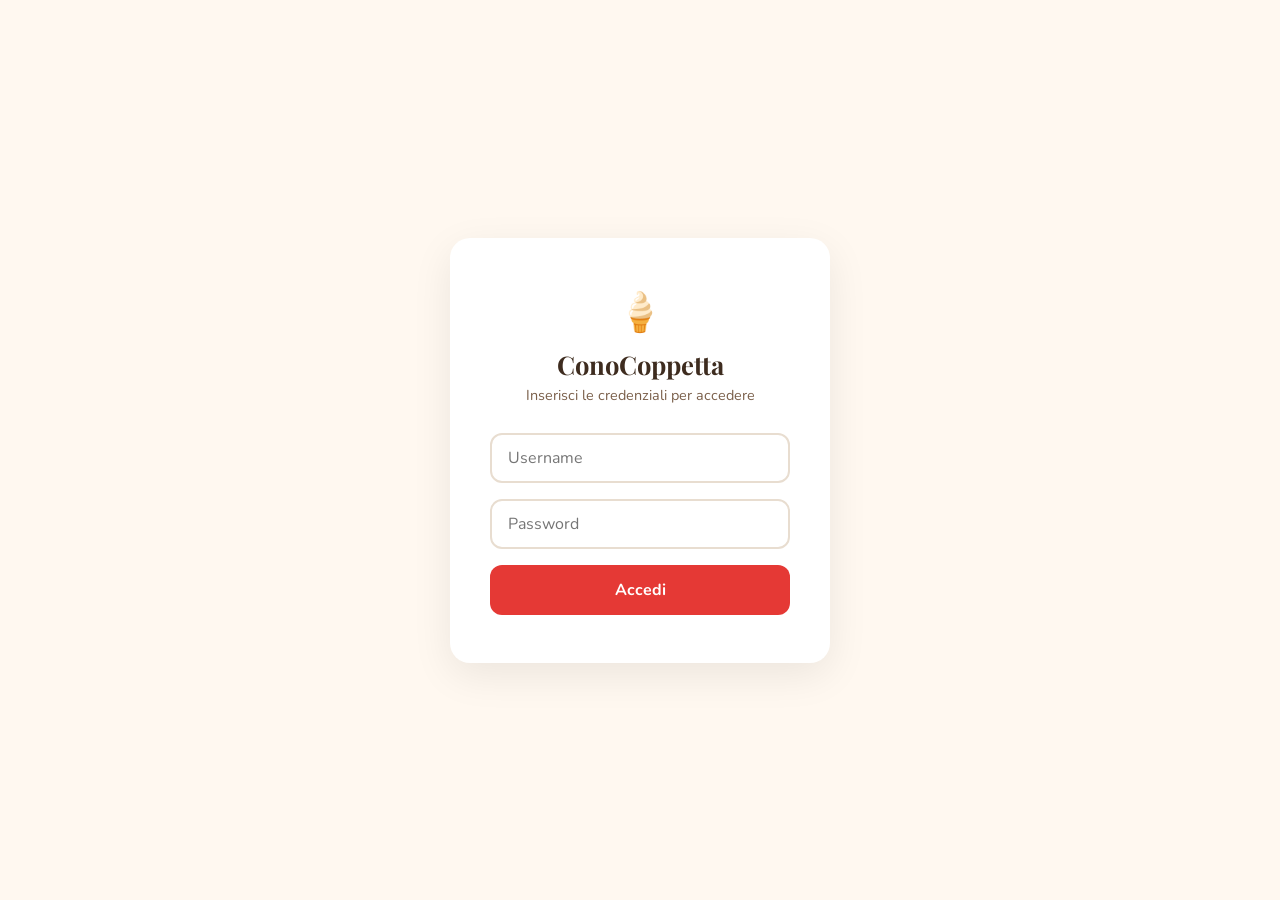
<file: index.html>
<!DOCTYPE html>
<html lang="it">
<head>
    <meta charset="UTF-8" />
    <meta name="viewport" content="width=device-width, initial-scale=1.0" />
    <title>ConoCoppetta · Gelateria Artigianale senza glutine · Azzate</title>
    <meta name="description" content="ConoCoppetta – Gelateria artigianale con produzione propria ad Azzate (VA). Gelato, granite, frappè, biscotti gelato e torte gelato. Tutto naturale e senza glutine. Partner AIC." />
    <meta property="og:title" content="ConoCoppetta · Gelateria Artigianale" />
    <meta property="og:description" content="Gelateria artigianale con produzione propria. Gelato, granite, frappè, biscotti gelato, torte gelato. Tutto naturale e senza glutine. Partner AIC. Via Piave 34, Azzate." />
    <meta property="og:type" content="website" />
    <link rel="preconnect" href="https://fonts.googleapis.com" />
    <link rel="preconnect" href="https://fonts.gstatic.com" crossorigin />
    <link href="https://fonts.googleapis.com/css2?family=Playfair+Display:ital,wght@0,400;0,700;1,400&family=Nunito:wght@400;600;700;800&display=swap" rel="stylesheet" />
    <link rel="stylesheet" href="https://cdnjs.cloudflare.com/ajax/libs/font-awesome/6.5.1/css/all.min.css" />
    <link rel="stylesheet" href="css/style.css" />
</head>
<body>
    <script>
        if (sessionStorage.getItem('auth') !== 'true') {
            window.location.href = 'login.html';
        }
    </script>
    <a href="#hero" class="skip-link">Vai al contenuto principale</a>

    <!-- ===== NAV ===== -->
    <nav class="navbar" id="navbar" aria-label="Navigazione principale">
        <div class="container nav-container">
            <a href="#hero" class="nav-logo">
                <span class="logo-icon">🍦</span> ConoCoppetta
            </a>
            <button class="nav-toggle" id="navToggle" aria-label="Menu">
                <span></span><span></span><span></span>
            </button>
            <ul class="nav-menu" id="navMenu">
                <li><a href="#hero" class="nav-link">Home</a></li>
                <li><a href="#about" class="nav-link">Chi Siamo</a></li>
                <li><a href="#menu" class="nav-link">Gusti</a></li>
                <li><a href="#reviews" class="nav-link">Recensioni</a></li>
                <li><a href="#contact" class="nav-link">Contatti</a></li>
            </ul>
        </div>
    </nav>

    <!-- ===== HERO ===== -->
    <section class="hero" id="hero">
        <div class="hero-overlay"></div>
        <div class="container hero-content">
            <h1>ConoCoppetta</h1>
            <p class="hero-sub">Gelateria artigianale con produzione propria · Azzate</p>
            <p class="hero-desc">Gelato, granite, frappè, biscotti gelato e torte gelato.<br />Tutto naturale, tutto senza glutine.</p>
            <div class="hero-actions">
                <a href="#menu" class="btn btn-primary"><i class="fas fa-ice-cream"></i> Scopri i gusti</a>
                <a href="#contact" class="btn btn-outline"><i class="fas fa-location-dot"></i> Come trovarci</a>
            </div>
        </div>
    </section>

    <!-- ===== ABOUT ===== -->
    <section class="section about" id="about">
        <div class="container">
            <div class="section-header">
                <span class="section-tag">Chi Siamo</span>
                <h2>La nostra storia</h2>
                <div class="divider"><span></span></div>
            </div>
            <div class="about-grid">
                <div class="about-image">
                    <img src="https://images.unsplash.com/photo-1501443762994-82bd5dace89a?w=600&q=80" alt="ConoCoppetta gelateria" />
                </div>
                <div class="about-text">
                    <p><strong>ConoCoppetta</strong> è una gelateria artigianale con <strong>produzione propria</strong>, nata dalla passione di <strong>Annalisa e Fabrizio</strong>. Prepariamo gelato, granite, frappè, biscotti gelato e torte gelato utilizzando <strong>solo prodotti naturali</strong>.</p>
                    <p>Niente preparati industriali. Ogni gusto è lavorato a mano nel nostro laboratorio di <strong>Via Piave 34, Azzate</strong>, utilizzando materie prime genuine — frutta fresca di stagione, latte locale, cioccolato pregiato.</p>
                    <p>Siamo orgogliosi di essere <strong>Partner AIC</strong> (Associazione Italiana Celiachia): tutti i nostri prodotti sono <strong>senza glutine</strong>, senza compromessi sul gusto.</p>
                    <ul class="about-list">
                        <li><i class="fas fa-leaf"></i> <span>100% artigianale, produzione propria</span></li>
                        <li><i class="fas fa-seedling"></i> <span>Solo prodotti naturali</span></li>
                        <li><i class="fas fa-wheat-alt"></i> <span>Tutto senza glutine — Partner AIC</span></li>
                        <li><i class="fas fa-mug-hot"></i> <span>Gelato, granite, frappè, biscotti, torte</span></li>
                        <li><i class="fas fa-hand-peace"></i> <span>Opzioni vegane sempre disponibili</span></li>
                    </ul>
                </div>
            </div>
            <div class="about-badge-aic">
                <i class="fas fa-star"></i>
                <span><strong>Partner AIC</strong> — Associazione Italiana Celiachia</span>
            </div>
        </div>
    </section>

    <!-- ===== MENU ===== -->
    <section class="section menu" id="menu">
        <div class="container">
            <div class="section-header">
                <span class="section-tag">I Nostri Gusti</span>
                <h2>Un viaggio di sapori</h2>
                <p class="section-desc">Ogni settimana nuovi gusti da scoprire. Sempre naturali, sempre artigianali.</p>
                <div class="divider"><span></span></div>
            </div>
            <div class="menu-grid">
                <div class="menu-card">
                    <div class="menu-card-img" style="background: linear-gradient(135deg, #f5d5c6, #d4a373);">
                        <span class="menu-emoji">🥜</span>
                    </div>
                    <div class="menu-card-body">
                        <h3>Caramello Salato</h3>
                        <p>Il preferito dai nostri clienti. Dolce e sapido al punto giusto.</p>
                        <span class="menu-tag">Più amato</span>
                    </div>
                </div>
                <div class="menu-card">
                    <div class="menu-card-img" style="background: linear-gradient(135deg, #2e1a0e, #4a2c1a);">
                        <span class="menu-emoji">🍫</span>
                    </div>
                    <div class="menu-card-body">
                        <h3>Cioccolato Fondente</h3>
                        <p>Cioccolato extra-fondente, cremoso e intenso.</p>
                    </div>
                </div>
                <div class="menu-card">
                    <div class="menu-card-img" style="background: linear-gradient(135deg, #a8d5ba, #5a8f6a);">
                        <span class="menu-emoji">🌿</span>
                    </div>
                    <div class="menu-card-body">
                        <h3>Pistacchio</h3>
                        <p>Pistacchi di Sicilia, il sapore autentico della tradizione.</p>
                    </div>
                </div>
                <div class="menu-card">
                    <div class="menu-card-img" style="background: linear-gradient(135deg, #37474f, #1a1a2e);">
                        <span class="menu-emoji">🫘</span>
                    </div>
                    <div class="menu-card-body">
                        <h3>Liquirizia Calabrese</h3>
                        <p>Una delle nostre firme. Liquirizia pura, decisa e avvolgente.</p>
                        <span class="menu-tag">Firma</span>
                    </div>
                </div>
                <div class="menu-card">
                    <div class="menu-card-img" style="background: linear-gradient(135deg, #ffcccc, #e53935);">
                        <span class="menu-emoji">🍓</span>
                    </div>
                    <div class="menu-card-body">
                        <h3>Fragola</h3>
                        <p>Fragole fresche di stagione, solo zucchero e amore.</p>
                    </div>
                </div>
                <div class="menu-card">
                    <div class="menu-card-img" style="background: linear-gradient(135deg, #fff3e0, #ffcc80);">
                        <span class="menu-emoji">🧀</span>
                    </div>
                    <div class="menu-card-body">
                        <h3>Cheesecake</h3>
                        <p>Come un dolce, ma in gelato. Cremoso e irresistibile.</p>
                    </div>
                </div>
                <div class="menu-card">
                    <div class="menu-card-img" style="background: linear-gradient(135deg, #c8e6c9, #66bb6a);">
                        <span class="menu-emoji">🍏</span>
                    </div>
                    <div class="menu-card-body">
                        <h3>Mela & Yogurt</h3>
                        <p>Fresco, leggero, perfetto per ogni momento.</p>
                    </div>
                </div>
                <div class="menu-card">
                    <div class="menu-card-img" style="background: linear-gradient(135deg, #e8d5c4, #b8957a);">
                        <span class="menu-emoji">🍪</span>
                    </div>
                    <div class="menu-card-body">
                        <h3>Biscottone</h3>
                        <p>Un classico rivisitato. Il gusto dell'infanzia.</p>
                    </div>
                </div>
            </div>
            <div class="menu-notes">
                <p>Tutti i gusti sono disponibili in <strong>cono</strong>, <strong>coppetta</strong> e <strong>torta gelato</strong> su ordinazione.</p>
                <p>Opzioni vegane disponibili — <strong>chiedi al banco</strong>!</p>
                <p>Certificato <strong>senza glutine</strong> su tutti i gusti.</p>
            </div>
        </div>
    </section>

    <!-- ===== REVIEWS ===== -->
    <section class="section reviews" id="reviews">
        <div class="container">
            <div class="section-header">
                <span class="section-tag">Cosa dicono di noi</span>
                <h2>La parola ai clienti</h2>
                <p class="section-desc">★★★★★ 100% di recensioni positive · 77 recensioni</p>
                <div class="divider"><span></span></div>
            </div>
            <div class="reviews-slider" id="reviewsSlider">
                <div class="review-card active">
                    <div class="review-stars">★★★★★</div>
                    <p class="review-text">"La gelateria più buona del mondo, punto. Un paradiso del gelato in un angolo di Azzate. Gusti naturali, stagionali e sempre diversi, fatti con una cura che si sente."</p>
                    <p class="review-author">— Tommaso G.</p>
                </div>
                <div class="review-card">
                    <div class="review-stars">★★★★★</div>
                    <p class="review-text">"Da anni la migliore gelateria della provincia di Varese a nostro avviso. Gelato 100% artigianale, gusti sempre nuovi e golosi ed abbinamenti non scontati."</p>
                    <p class="review-author">— Simona B.</p>
                </div>
                <div class="review-card">
                    <div class="review-stars">★★★★★</div>
                    <p class="review-text">"Sono anni che andiamo e ormai sono proprio contento di dire che nonostante abbiamo provato gelati in ogni dove, ConoCoppetta è irraggiungibile. Semplicemente il miglior gelato."</p>
                    <p class="review-author">— Massimo C.</p>
                </div>
                <div class="review-card">
                    <div class="review-stars">★★★★★</div>
                    <p class="review-text">"Io adoro questa gelateria, da quando li conosco faccio fatica a farmi piacere i gelati delle altre. Loro sono carini e gentili e hanno sempre un sorriso per i clienti."</p>
                    <p class="review-author">— Nicoletta</p>
                </div>
                <div class="review-card">
                    <div class="review-stars">★★★★★</div>
                    <p class="review-text">"Per un vegano le gelaterie in queste zone offrono solo i gusti di frutta. Qui invece ho trovato sempre tre gusti cremosi e cioccolatosi per noi. Davvero una piacevole rivelazione."</p>
                    <p class="review-author">— Gaia S.</p>
                </div>
            </div>
            <div class="reviews-controls">
                <button class="review-btn" id="reviewPrev" aria-label="Precedente"><i class="fas fa-chevron-left"></i></button>
                <div class="review-dots" id="reviewDots"></div>
                <button class="review-btn" id="reviewNext" aria-label="Successivo"><i class="fas fa-chevron-right"></i></button>
            </div>
            <p class="reviews-source"><i class="fab fa-facebook"></i> Recensioni tratte dalla nostra <a href="https://www.facebook.com/ConoCoppetta/" target="_blank" rel="noopener">pagina Facebook</a></p>
        </div>
    </section>

    <!-- ===== GALLERY ===== -->
    <section class="section gallery" id="gallery">
        <div class="container">
            <div class="section-header">
                <span class="section-tag">Gallery</span>
                <h2>Momenti di gusto</h2>
                <div class="divider"><span></span></div>
            </div>
            <div class="gallery-grid">
                <div class="gallery-item">
                    <img src="https://images.unsplash.com/photo-1563805042-7684c019e1cb?w=600&h=600&fit=crop" alt="Gelato artigianale" />
                </div>
                <div class="gallery-item">
                    <img src="https://images.unsplash.com/photo-1580915411954-282cb1b0d780?w=600&h=600&fit=crop" alt="Cono gelato" />
                </div>
                <div class="gallery-item">
                    <img src="https://images.unsplash.com/photo-1551024506-0bccd828d307?w=600&h=600&fit=crop" alt="Gusto fragola" />
                </div>
                <div class="gallery-item">
                    <img src="https://images.unsplash.com/photo-1497034825429-c343d7c6a68f?w=600&h=600&fit=crop" alt="Gelato alla vaniglia" />
                </div>
                <div class="gallery-item">
                    <img src="https://images.unsplash.com/photo-1495147466023-ac5c588e2e94?w=600&h=600&fit=crop" alt="Gelato al cioccolato" />
                </div>
                <div class="gallery-item">
                    <img src="https://images.unsplash.com/photo-1528962862197-29c4f24ccc04?w=600&h=600&fit=crop" alt="Coni gelato" />
                </div>
            </div>
        </div>
    </section>

    <!-- ===== CONTACT ===== -->
    <section class="section contact" id="contact">
        <div class="container">
            <div class="section-header">
                <span class="section-tag">Contatti</span>
                <h2>Vieni a trovarci</h2>
                <p class="section-desc">Ti aspettiamo per una pausa golosa. Cono o coppetta?</p>
                <div class="divider"><span></span></div>
            </div>
            <div class="contact-grid">
                <div class="contact-info">
                    <div class="contact-item">
                        <div class="contact-icon"><i class="fas fa-location-dot"></i></div>
                        <div>
                            <h4>Indirizzo</h4>
                            <p>Via Piave 34<br />21022 Azzate (VA), Italy</p>
                        </div>
                    </div>
                    <div class="contact-item">
                        <div class="contact-icon"><i class="fas fa-phone"></i></div>
                        <div>
                            <h4>Telefono</h4>
                            <p><a href="tel:+3409527299">340 952 7299</a></p>
                        </div>
                    </div>
                    <div class="contact-item">
                        <div class="contact-icon"><i class="fas fa-envelope"></i></div>
                        <div>
                            <h4>Email</h4>
                            <p><a href="mailto:conocoppetta.gelateria@gmail.com">conocoppetta.gelateria@gmail.com</a></p>
                        </div>
                    </div>
                    <div class="contact-item">
                        <div class="contact-icon"><i class="fas fa-clock"></i></div>
                        <div>
                            <h4>Orari</h4>
                            <p>Aperto · Chiude alle ore 20<br />Orari stagionali — chiama per conferma</p>
                        </div>
                    </div>
                    <div class="contact-item">
                        <div class="contact-icon"><i class="fas fa-globe"></i></div>
                        <div>
                            <h4>Social</h4>
                            <p><a href="https://www.facebook.com/ConoCoppetta/" target="_blank" rel="noopener">facebook.com/ConoCoppetta</a></p>
                        </div>
                    </div>
                </div>
                <div class="contact-map">
                    <iframe
                        src="https://www.google.com/maps/embed?pb=!1m18!1m12!1m3!1d2795.5!2d8.79!3d45.78!2m3!1f0!2f0!3f0!3m2!1i1024!2i768!4f13.1!3m3!1m2!1s0x0%3A0x0!2zNDXCsDQ2JzQ4LjAiTiA4wrA0NycyNC4wIkU!5e0!3m2!1sit!2sit!4v1"
                        width="100%" height="100%" style="border:0; border-radius: 16px;" allowfullscreen loading="lazy" referrerpolicy="no-referrer-when-downgrade">
                    </iframe>
                </div>
            </div>

            <div class="contact-features">
                <div class="feature-item feature-highlight"><i class="fas fa-store"></i><span>Ritiro in negozio</span></div>
                <div class="feature-item"><i class="fas fa-wheelchair"></i><span>Ingresso accessibile</span></div>
                <div class="feature-item"><i class="fas fa-car"></i><span>Parcheggio accessibile</span></div>
                <div class="feature-item"><i class="fas fa-hand-holding-heart"></i><span>LGBTQ+ friendly</span></div>
                <div class="feature-item"><i class="fas fa-credit-card"></i><span>Carte di debito/credito</span></div>
                <div class="feature-item"><i class="fas fa-mobile-screen"></i><span>Pagamenti NFC</span></div>
                <div class="feature-item"><i class="fas fa-truck"></i><span>Consegna a domicilio</span></div>
                <div class="feature-item"><i class="fas fa-hand-sparkles"></i><span>Consegna senza contatto</span></div>
            </div>
        </div>
    </section>

    <!-- ===== FOOTER ===== -->
    <footer class="footer">
        <div class="container">
            <div class="footer-content">
                <div class="footer-brand">
                    <span class="logo-icon">🍦</span> ConoCoppetta
                    <p>Gelateria artigianale · Azzate</p>
                </div>
                <p class="footer-copy">&copy; 2026 ConoCoppetta. Tutti i diritti riservati.</p>
            </div>
        </div>
    </footer>

    <script src="js/script.js"></script>
</body>
</html>
</file>
<file: css/style.css>
/* ===== RESET & BASE ===== */
*, *::before, *::after {
    margin: 0;
    padding: 0;
    box-sizing: border-box;
}

html {
    scroll-behavior: smooth;
    font-size: 16px;
}

body {
    font-family: 'Nunito', sans-serif;
    color: #3e2c1f;
    background: #fff8f0;
    line-height: 1.6;
    overflow-x: hidden;
}

img {
    max-width: 100%;
    display: block;
    border-radius: 12px;
}

a {
    text-decoration: none;
    color: inherit;
}

:focus-visible {
    outline: 2px solid #e53935;
    outline-offset: 2px;
}

:focus:not(:focus-visible) {
    outline: none;
}

.container {
    max-width: 1120px;
    margin: 0 auto;
    padding: 0 24px;
}

/* ===== NAVBAR ===== */
.navbar {
    position: fixed;
    top: 0;
    left: 0;
    width: 100%;
    z-index: 1000;
    background: rgba(255, 248, 240, 0.92);
    backdrop-filter: blur(12px);
    border-bottom: 1px solid rgba(61, 43, 31, 0.08);
    transition: box-shadow 0.3s;
}

.navbar.scrolled {
    box-shadow: 0 2px 20px rgba(0,0,0,0.08);
}

.nav-container {
    display: flex;
    align-items: center;
    justify-content: space-between;
    height: 68px;
}

.nav-logo {
    font-family: 'Playfair Display', serif;
    font-size: 1.4rem;
    font-weight: 700;
    color: #5d4037;
    display: flex;
    align-items: center;
    gap: 8px;
}

.logo-icon {
    font-size: 1.6rem;
}

.nav-menu {
    display: flex;
    list-style: none;
    gap: 8px;
}

.nav-link {
    padding: 8px 18px;
    border-radius: 50px;
    font-weight: 600;
    font-size: 0.9rem;
    color: #5d4037;
    transition: background 0.25s, color 0.25s;
}

.nav-link:hover {
    background: #5d4037;
    color: #fff8f0;
}

.nav-toggle {
    display: none;
    flex-direction: column;
    gap: 5px;
    background: none;
    border: none;
    cursor: pointer;
    padding: 4px;
}

.nav-toggle span {
    display: block;
    width: 26px;
    height: 2.5px;
    background: #5d4037;
    border-radius: 4px;
    transition: 0.3s;
}

/* ===== SKIP LINK ===== */
.skip-link {
    position: absolute;
    top: -100%;
    left: 16px;
    background: #e53935;
    color: #fff;
    padding: 12px 24px;
    border-radius: 0 0 8px 8px;
    font-weight: 700;
    font-size: 0.9rem;
    z-index: 10000;
    transition: top 0.25s;
}

.skip-link:focus {
    top: 0;
    outline: none;
}

/* ===== HERO ===== */
.hero {
    position: relative;
    min-height: 100vh;
    display: flex;
    align-items: center;
    justify-content: center;
    text-align: center;
    background: url('https://images.unsplash.com/photo-1501443762994-82bd5dace89a?w=1600&q=80') center/cover no-repeat scroll;
    color: #fff;
}

@media (min-width: 769px) {
    .hero {
        background-attachment: fixed;
    }
}

.hero-overlay {
    position: absolute;
    inset: 0;
    background: linear-gradient(135deg, rgba(30,15,5,0.75) 0%, rgba(60,30,15,0.6) 100%);
}

.hero-content {
    position: relative;
    z-index: 1;
}

.hero h1 {
    font-family: 'Playfair Display', serif;
    font-size: clamp(3rem, 10vw, 6rem);
    font-weight: 700;
    line-height: 1.05;
    margin-bottom: 12px;
    text-shadow: 0 2px 20px rgba(0,0,0,0.2);
}

.hero-sub {
    font-size: 1.25rem;
    font-weight: 600;
    opacity: 0.9;
    margin-bottom: 8px;
}

.hero-desc {
    font-size: 1.1rem;
    opacity: 0.85;
    margin-bottom: 36px;
    max-width: 520px;
    margin-left: auto;
    margin-right: auto;
}

.hero-actions {
    display: flex;
    gap: 16px;
    justify-content: center;
    flex-wrap: wrap;
}

.btn {
    display: inline-flex;
    align-items: center;
    gap: 10px;
    padding: 14px 32px;
    border-radius: 50px;
    font-weight: 700;
    font-size: 0.95rem;
    transition: all 0.3s;
    cursor: pointer;
    border: 2px solid transparent;
}

.btn-primary {
    background: #e53935;
    color: #fff;
    border-color: #e53935;
}

.btn-primary:hover {
    background: #c62828;
    border-color: #c62828;
    transform: translateY(-2px);
    box-shadow: 0 8px 25px rgba(229,57,53,0.35);
}

.btn-outline {
    background: transparent;
    color: #fff;
    border-color: rgba(255,255,255,0.6);
}

.btn-outline:hover {
    background: rgba(255,255,255,0.12);
    border-color: #fff;
    transform: translateY(-2px);
}

/* ===== SECTIONS ===== */
.section {
    padding: 100px 0;
}

.section-header {
    text-align: center;
    margin-bottom: 56px;
}

.section-tag {
    display: inline-block;
    background: #5d4037;
    color: #fff8f0;
    padding: 6px 20px;
    border-radius: 50px;
    font-size: 0.8rem;
    font-weight: 700;
    text-transform: uppercase;
    letter-spacing: 1.5px;
    margin-bottom: 16px;
}

.section-header h2 {
    font-family: 'Playfair Display', serif;
    font-size: clamp(2rem, 5vw, 2.8rem);
    color: #3e2c1f;
    margin-bottom: 8px;
}

.section-desc {
    color: #7a5f4a;
    font-size: 1.05rem;
    max-width: 560px;
    margin: 0 auto 16px;
}

.divider {
    display: flex;
    justify-content: center;
    align-items: center;
    margin-top: 16px;
}

.divider span {
    display: block;
    width: 60px;
    height: 3px;
    background: #e53935;
    border-radius: 4px;
}

/* ===== ABOUT ===== */
.about {
    background: #fff;
}

.about-grid {
    display: grid;
    grid-template-columns: 1fr 1fr;
    gap: 56px;
    align-items: center;
}

.about-image img {
    width: 100%;
    height: 400px;
    object-fit: cover;
    border-radius: 20px;
    box-shadow: 0 12px 40px rgba(0,0,0,0.1);
}

.about-text p {
    margin-bottom: 16px;
    font-size: 1.05rem;
    color: #5a4a3a;
}

.about-text strong {
    color: #3e2c1f;
}

.about-list {
    list-style: none;
    margin-top: 24px;
}

.about-list li {
    display: flex;
    align-items: center;
    gap: 12px;
    padding: 10px 0;
    font-weight: 600;
    color: #3e2c1f;
    border-bottom: 1px solid rgba(61,43,31,0.06);
}

.about-list li i {
    color: #81c784;
    font-size: 1.1rem;
    width: 24px;
    text-align: center;
}

.about-list li:last-child {
    border-bottom: none;
}

.about-badge-aic {
    display: flex;
    align-items: center;
    justify-content: center;
    gap: 12px;
    background: linear-gradient(135deg, #e8f5e9, #c8e6c9);
    border-left: 4px solid #2e7d32;
    padding: 16px 24px;
    font-size: 1rem;
    color: #2e7d32;
    margin-bottom: 32px;
    border-radius: 0 12px 12px 0;
    font-weight: 600;
}

.about-badge-aic i {
    color: #2e7d32;
    font-size: 1.2rem;
}

.about .container > .about-badge-aic:last-child {
    margin-bottom: 0;
}

/* ===== MENU ===== */
.menu {
    background: #fff8f0;
}

.menu-grid {
    display: grid;
    grid-template-columns: repeat(auto-fill, minmax(240px, 1fr));
    gap: 24px;
}

.menu-card {
    background: #fff;
    border-radius: 20px;
    overflow: hidden;
    box-shadow: 0 4px 20px rgba(0,0,0,0.05);
    transition: transform 0.3s, box-shadow 0.3s;
}

.menu-card:hover {
    transform: translateY(-6px);
    box-shadow: 0 12px 35px rgba(0,0,0,0.1);
}

.menu-card-img {
    height: 140px;
    display: flex;
    align-items: center;
    justify-content: center;
    position: relative;
}

.menu-emoji {
    font-size: 3.2rem;
    filter: drop-shadow(0 4px 8px rgba(0,0,0,0.15));
}

.menu-card-body {
    padding: 20px;
}

.menu-card-body h3 {
    font-family: 'Playfair Display', serif;
    font-size: 1.15rem;
    color: #3e2c1f;
    margin-bottom: 6px;
}

.menu-card-body p {
    font-size: 0.9rem;
    color: #7a5f4a;
}

.menu-tag {
    display: inline-block;
    margin-top: 10px;
    padding: 3px 12px;
    border-radius: 50px;
    font-size: 0.7rem;
    font-weight: 700;
    text-transform: uppercase;
    letter-spacing: 0.8px;
    background: #e53935;
    color: #fff;
}

.menu-notes {
    margin-top: 40px;
    background: #fff;
    border-radius: 16px;
    padding: 24px 28px;
    text-align: center;
    box-shadow: 0 4px 16px rgba(0,0,0,0.04);
}

.menu-notes p {
    font-size: 0.95rem;
    color: #5a4a3a;
    margin-bottom: 8px;
}

.menu-notes p:last-child {
    margin-bottom: 0;
}

/* ===== REVIEWS ===== */
.reviews {
    background: #fff;
    padding: 40px 0;
}

.reviews .section-header {
    margin-bottom: 20px;
}

.reviews-slider {
    position: relative;
    max-width: 640px;
    margin: 0 auto 20px;
    min-height: 130px;
}

.review-card {
    text-align: center;
    padding: 4px 24px;
    display: none;
    animation: fadeIn 0.5s ease;
}

.review-card.active {
    display: block;
}

@keyframes fadeIn {
    from { opacity: 0; transform: translateY(16px); }
    to { opacity: 1; transform: translateY(0); }
}

.review-stars {
    color: #f4b400;
    font-size: 1.5rem;
    letter-spacing: 4px;
    margin-bottom: 16px;
}

.review-text {
    font-size: 1.15rem;
    font-style: italic;
    color: #5a4a3a;
    line-height: 1.7;
    margin-bottom: 20px;
    quotes: "“" "”" "‘" "’";
}

.review-text::before { content: "“"; }
.review-text::after { content: "”"; }

.review-author {
    font-weight: 700;
    color: #3e2c1f;
    font-size: 0.95rem;
}

.reviews-controls {
    display: flex;
    align-items: center;
    justify-content: center;
    gap: 20px;
}

.review-btn {
    background: none;
    border: 2px solid #5d4037;
    width: 44px;
    height: 44px;
    border-radius: 50%;
    display: flex;
    align-items: center;
    justify-content: center;
    cursor: pointer;
    color: #5d4037;
    font-size: 1rem;
    transition: all 0.25s;
}

.review-btn:hover {
    background: #5d4037;
    color: #fff;
}

.review-dots {
    display: flex;
    gap: 8px;
}

.review-dot {
    width: 10px;
    height: 10px;
    border-radius: 50%;
    background: #d4c5b8;
    border: none;
    cursor: pointer;
    transition: all 0.25s;
}

.review-dot.active {
    background: #e53935;
    width: 28px;
    border-radius: 5px;
}

.reviews-source {
    text-align: center;
    margin-top: 16px;
    font-size: 0.85rem;
    color: #7a5f4a;
}

.reviews-source i {
    margin-right: 6px;
}

.reviews-source a {
    color: #5d4037;
    font-weight: 700;
    text-decoration: underline;
    text-underline-offset: 3px;
}

.reviews-source a:hover {
    color: #e53935;
}

/* ===== GALLERY ===== */
.gallery {
    background: #fff8f0;
}

.gallery-grid {
    display: grid;
    grid-template-columns: repeat(3, 1fr);
    gap: 16px;
}

.gallery-item {
    overflow: hidden;
    border-radius: 16px;
    aspect-ratio: 1;
}

.gallery-item img {
    width: 100%;
    height: 100%;
    object-fit: cover;
    transition: transform 0.5s ease;
    border-radius: 0;
}

.gallery-item:hover img {
    transform: scale(1.07);
}

/* ===== CONTACT ===== */
.contact {
    background: #fff;
}

.contact-grid {
    display: grid;
    grid-template-columns: 1fr 1fr;
    gap: 48px;
    margin-bottom: 48px;
}

.contact-info {
    display: flex;
    flex-direction: column;
    gap: 24px;
}

.contact-item {
    display: flex;
    gap: 16px;
    align-items: flex-start;
}

.contact-icon {
    width: 48px;
    height: 48px;
    background: #fff8f0;
    border-radius: 12px;
    display: flex;
    align-items: center;
    justify-content: center;
    color: #e53935;
    font-size: 1.15rem;
    flex-shrink: 0;
}

.contact-item h4 {
    font-size: 0.85rem;
    text-transform: uppercase;
    letter-spacing: 1px;
    color: #7a5f4a;
    margin-bottom: 2px;
}

.contact-item p {
    font-size: 1.05rem;
    color: #3e2c1f;
    font-weight: 600;
}

.contact-item a {
    color: #e53935;
    font-weight: 700;
}

.contact-item a:hover {
    color: #c62828;
    text-decoration: underline;
}

.contact-map {
    min-height: 320px;
    border-radius: 16px;
    overflow: hidden;
    box-shadow: 0 8px 30px rgba(0,0,0,0.08);
}

.contact-features {
    display: flex;
    flex-wrap: wrap;
    gap: 12px;
    justify-content: center;
    padding: 32px;
    background: #fff8f0;
    border-radius: 20px;
}

.feature-item {
    display: flex;
    align-items: center;
    gap: 8px;
    padding: 10px 18px;
    background: #fff;
    border-radius: 50px;
    font-size: 0.85rem;
    font-weight: 600;
    color: #3e2c1f;
    box-shadow: 0 2px 8px rgba(0,0,0,0.04);
}

.feature-item i {
    color: #81c784;
    font-size: 1rem;
}

.feature-highlight {
    background: #e8f5e9;
    border: 2px solid #81c784;
}

.feature-highlight i {
    color: #2e7d32;
}

/* ===== RESPONSIVE ===== */

/* Tablet landscape / small desktop */
@media (max-width: 1024px) {
    .menu-grid {
        grid-template-columns: repeat(3, 1fr);
    }
}

/* Tablet portrait */
@media (max-width: 768px) {
    .container {
        padding: 0 20px;
    }

    .nav-menu {
        position: fixed;
        top: 68px;
        left: 0;
        width: 100%;
        flex-direction: column;
        background: rgba(255, 248, 240, 0.98);
        backdrop-filter: blur(12px);
        padding: 16px 24px;
        gap: 4px;
        transform: translateY(-100%);
        opacity: 0;
        visibility: hidden;
        transition: transform 0.35s ease, opacity 0.35s ease, visibility 0.35s ease;
        box-shadow: 0 8px 30px rgba(0,0,0,0.08);
        border-bottom: 1px solid rgba(61,43,31,0.08);
    }

    .nav-menu .nav-link {
        padding: 12px 18px;
        display: block;
    }

    .nav-menu.open {
        transform: translateY(0);
        opacity: 1;
        visibility: visible;
    }

    .nav-toggle {
        display: flex;
    }

    .hero {
        min-height: 90vh;
    }

    .hero h1 {
        font-size: clamp(2.6rem, 12vw, 4rem);
    }

    .hero-sub {
        font-size: 1.05rem;
    }

    .hero-desc {
        font-size: 1rem;
    }

    .hero-actions {
        flex-direction: column;
        align-items: center;
    }

    .btn {
        padding: 14px 28px;
        font-size: 0.9rem;
        width: 100%;
        max-width: 300px;
        justify-content: center;
    }

    .section {
        padding: 72px 0;
    }

    .section-header {
        margin-bottom: 40px;
    }

    .about-grid {
        grid-template-columns: 1fr;
        gap: 32px;
    }

    .about-image img {
        height: 260px;
    }

    .about-badge-aic {
        width: 100%;
        justify-content: center;
        text-align: center;
        font-size: 0.9rem;
        padding: 10px 16px;
    }

    .about-text p {
        font-size: 0.95rem;
    }

    .gallery-grid {
        grid-template-columns: repeat(2, 1fr);
    }

    .menu-grid {
        grid-template-columns: repeat(2, 1fr);
        gap: 16px;
    }

    .menu-card-body p {
        font-size: 0.88rem;
    }

    .menu-card-body {
        padding: 16px;
    }

    .menu-card-body h3 {
        font-size: 1.05rem;
    }

    .menu-notes {
        padding: 20px;
    }

    .review-text {
        font-size: 1rem;
    }

    .contact-grid {
        grid-template-columns: 1fr;
        gap: 32px;
    }

    .contact-map {
        min-height: 260px;
    }

    .contact-features {
        padding: 20px 16px;
        gap: 10px;
    }

    .feature-item {
        font-size: 0.8rem;
        padding: 8px 14px;
    }

    .contact-item p {
        word-break: break-word;
    }
}

/* Large phones */
@media (max-width: 600px) {
    .container {
        padding: 0 16px;
    }

    .section {
        padding: 56px 0;
    }

    .section-header {
        margin-bottom: 32px;
    }

    .hero {
        min-height: 85vh;
    }

    .hero h1 {
        font-size: clamp(2.2rem, 14vw, 3rem);
    }

    .hero-sub {
        font-size: 0.95rem;
    }

    .hero-desc {
        font-size: 0.95rem;
    }

    .about-image img {
        height: 220px;
    }

    .about-badge-aic {
        font-size: 0.8rem;
        gap: 8px;
    }

    .about-text p {
        font-size: 0.9rem;
    }

    .section-desc {
        font-size: 0.9rem;
    }

    .review-text {
        font-size: 0.9rem;
    }

    .menu-grid {
        gap: 12px;
    }

    .menu-card-img {
        height: 110px;
    }

    .menu-emoji {
        font-size: 2.6rem;
    }

    .menu-card-body p {
        font-size: 0.82rem;
    }

    .menu-notes {
        gap: 12px;
    }

    .menu-notes p {
        font-size: 0.85rem;
    }

    .review-card {
        padding: 8px 16px;
    }

    .review-text {
        font-size: 0.95rem;
    }

    .review-stars {
        font-size: 1.2rem;
    }

    .gallery-grid {
        gap: 10px;
    }

    .contact-map {
        min-height: 220px;
    }

    .contact-item p {
        font-size: 0.95rem;
    }

    .feature-item {
        font-size: 0.75rem;
        padding: 6px 12px;
    }
}

/* Small phones */
@media (max-width: 400px) {
    .container {
        padding: 0 12px;
    }

    .hero h1 {
        font-size: 2rem;
    }

    .hero-sub {
        font-size: 0.85rem;
    }

    .hero-desc {
        font-size: 0.85rem;
    }

    .btn {
        padding: 12px 20px;
        font-size: 0.85rem;
        max-width: 260px;
    }

    .menu-grid {
        grid-template-columns: 1fr;
    }

    .gallery-grid {
        grid-template-columns: 1fr;
    }

    .about-image img {
        height: 200px;
    }

    .contact-map {
        min-height: 200px;
    }

    .footer {
        padding: 28px 0;
    }

    .footer-brand {
        font-size: 1.1rem;
    }
}

/* ===== FOOTER ===== */
.footer {
    background: #3e2c1f;
    color: #e8ddd0;
    padding: 40px 0;
    text-align: center;
}

.footer-content {
    display: flex;
    flex-direction: column;
    gap: 8px;
    align-items: center;
}

.footer-brand {
    font-family: 'Playfair Display', serif;
    font-size: 1.3rem;
    font-weight: 700;
}

.footer-brand p {
    font-family: 'Nunito', sans-serif;
    font-size: 0.85rem;
    font-weight: 400;
    opacity: 0.7;
}

.footer-copy {
    font-size: 0.85rem;
    opacity: 0.6;
    margin-top: 4px;
}
</file>
